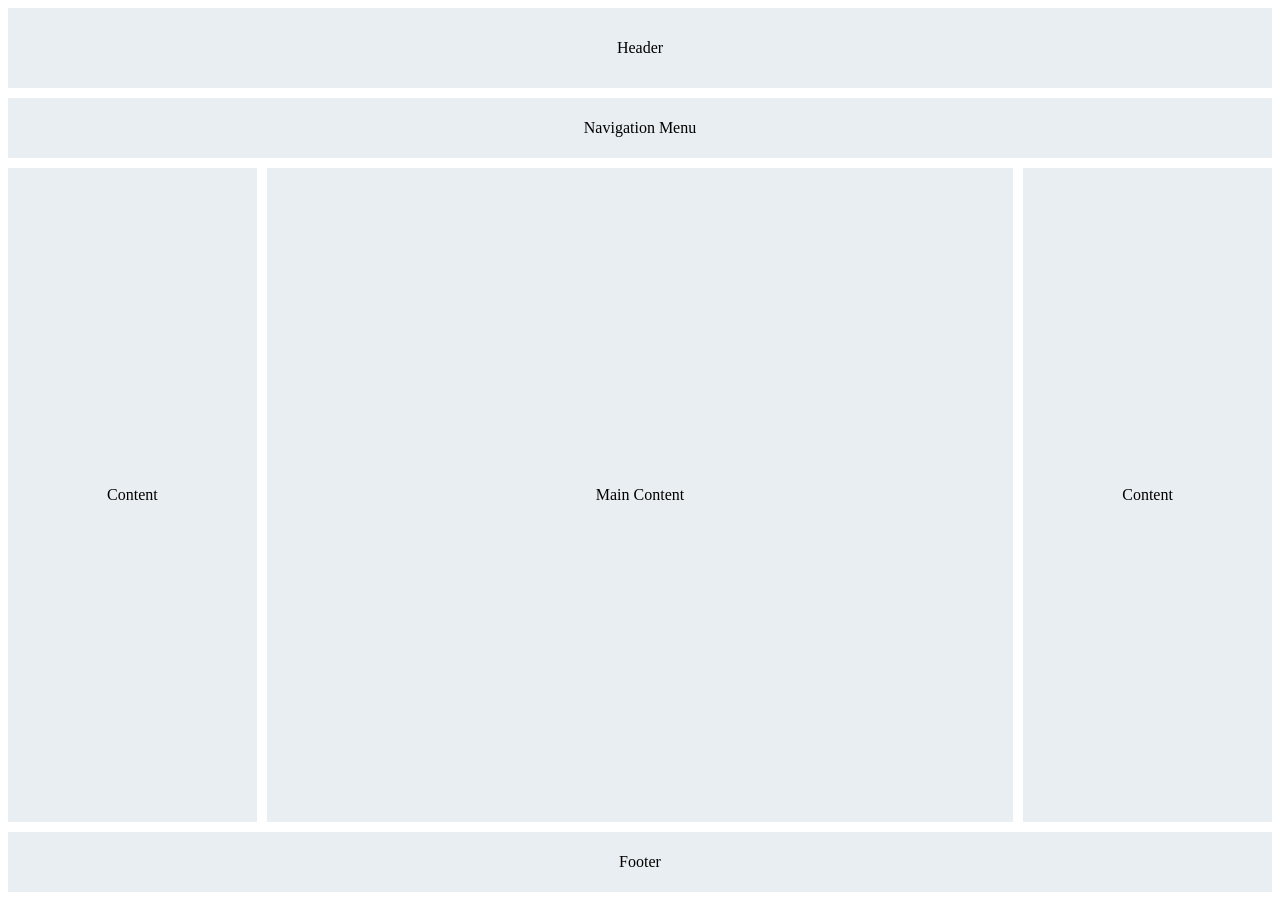
<file: Task-01/index.html>
<!DOCTYPE html>
<html lang="en">
<head>
  <meta charset="UTF-8">
  <meta name="viewport" content="width=device-width, initial-scale=1.0">
  <title>Layout</title>
  <link rel="stylesheet" href="style.css">
</head>
<body>

  <header>
    Header
  </header>

  <nav>
    Navigation Menu
  </nav>

  <aside>
    Content
  </aside>

  <main>
    Main Content
  </main>

  <aside>
    Content
  </aside>

  <footer>
    Footer
  </footer>

</body>
</html>
</file>
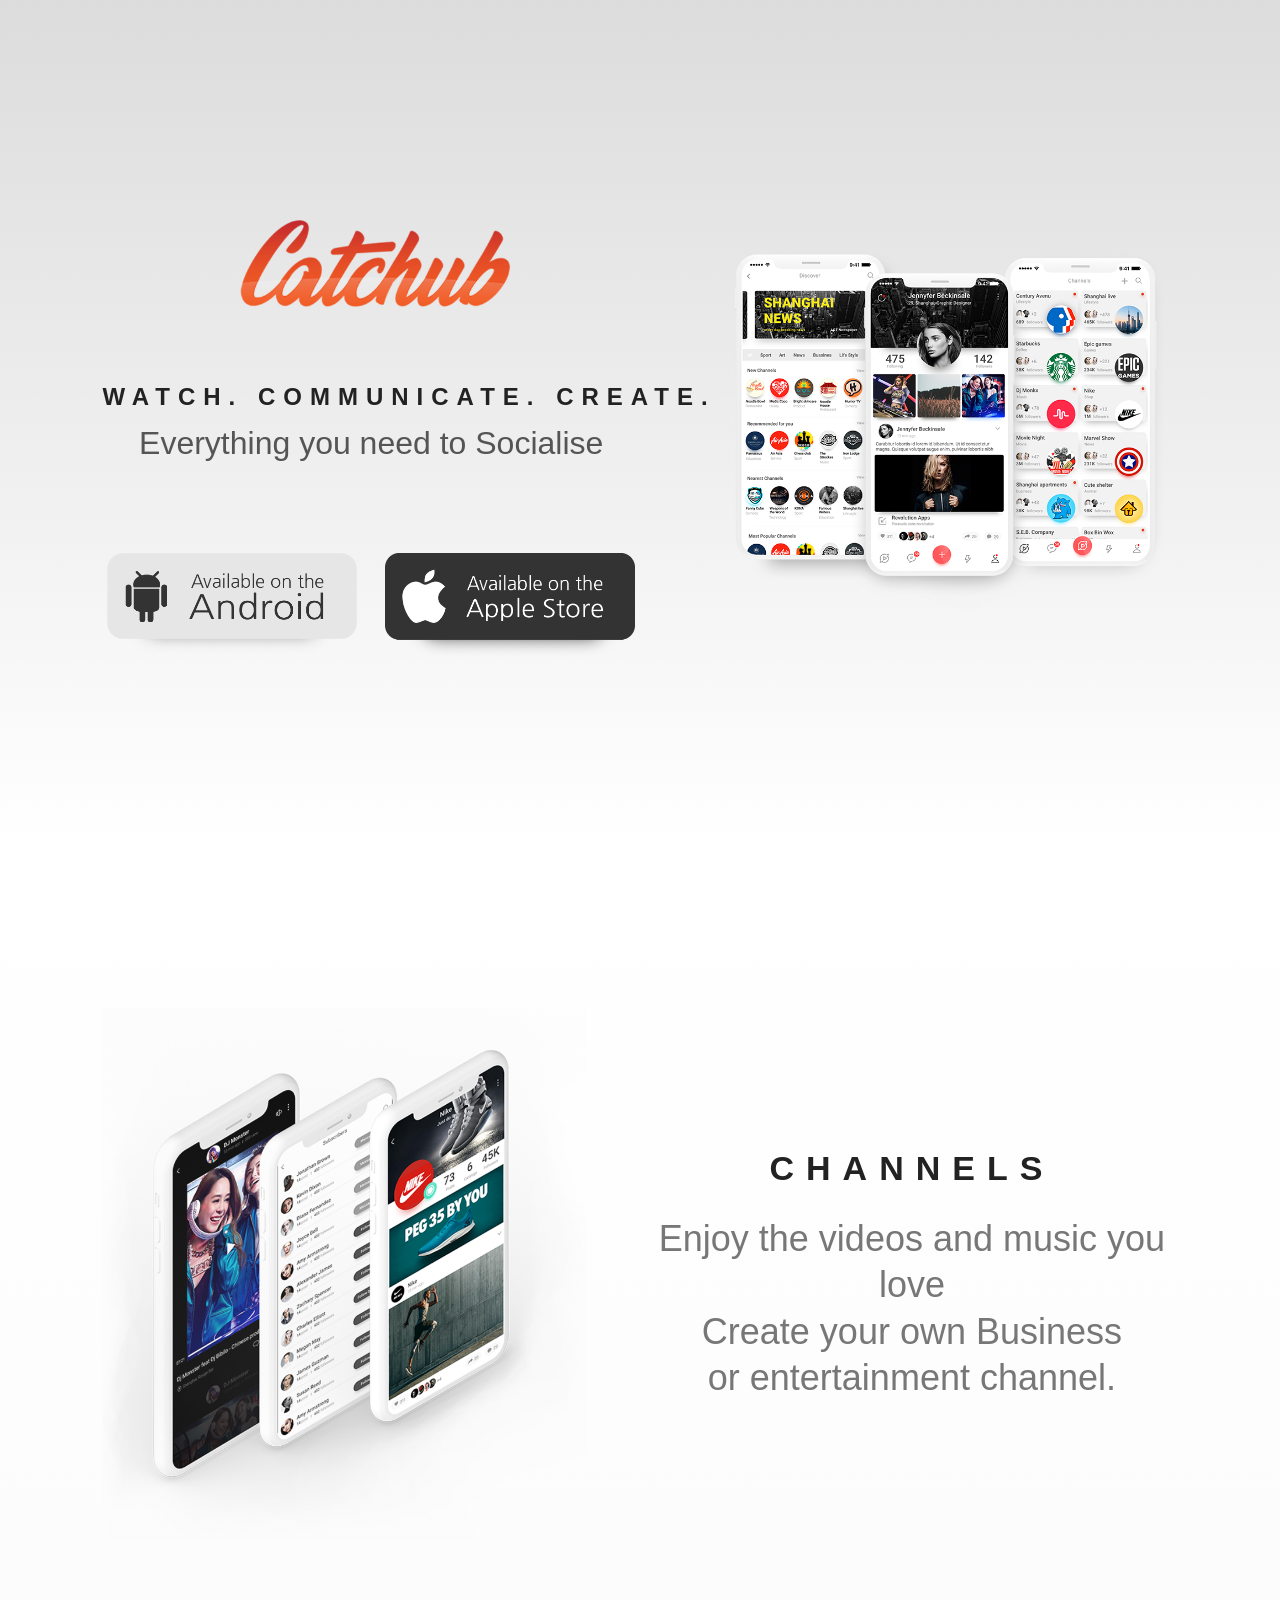
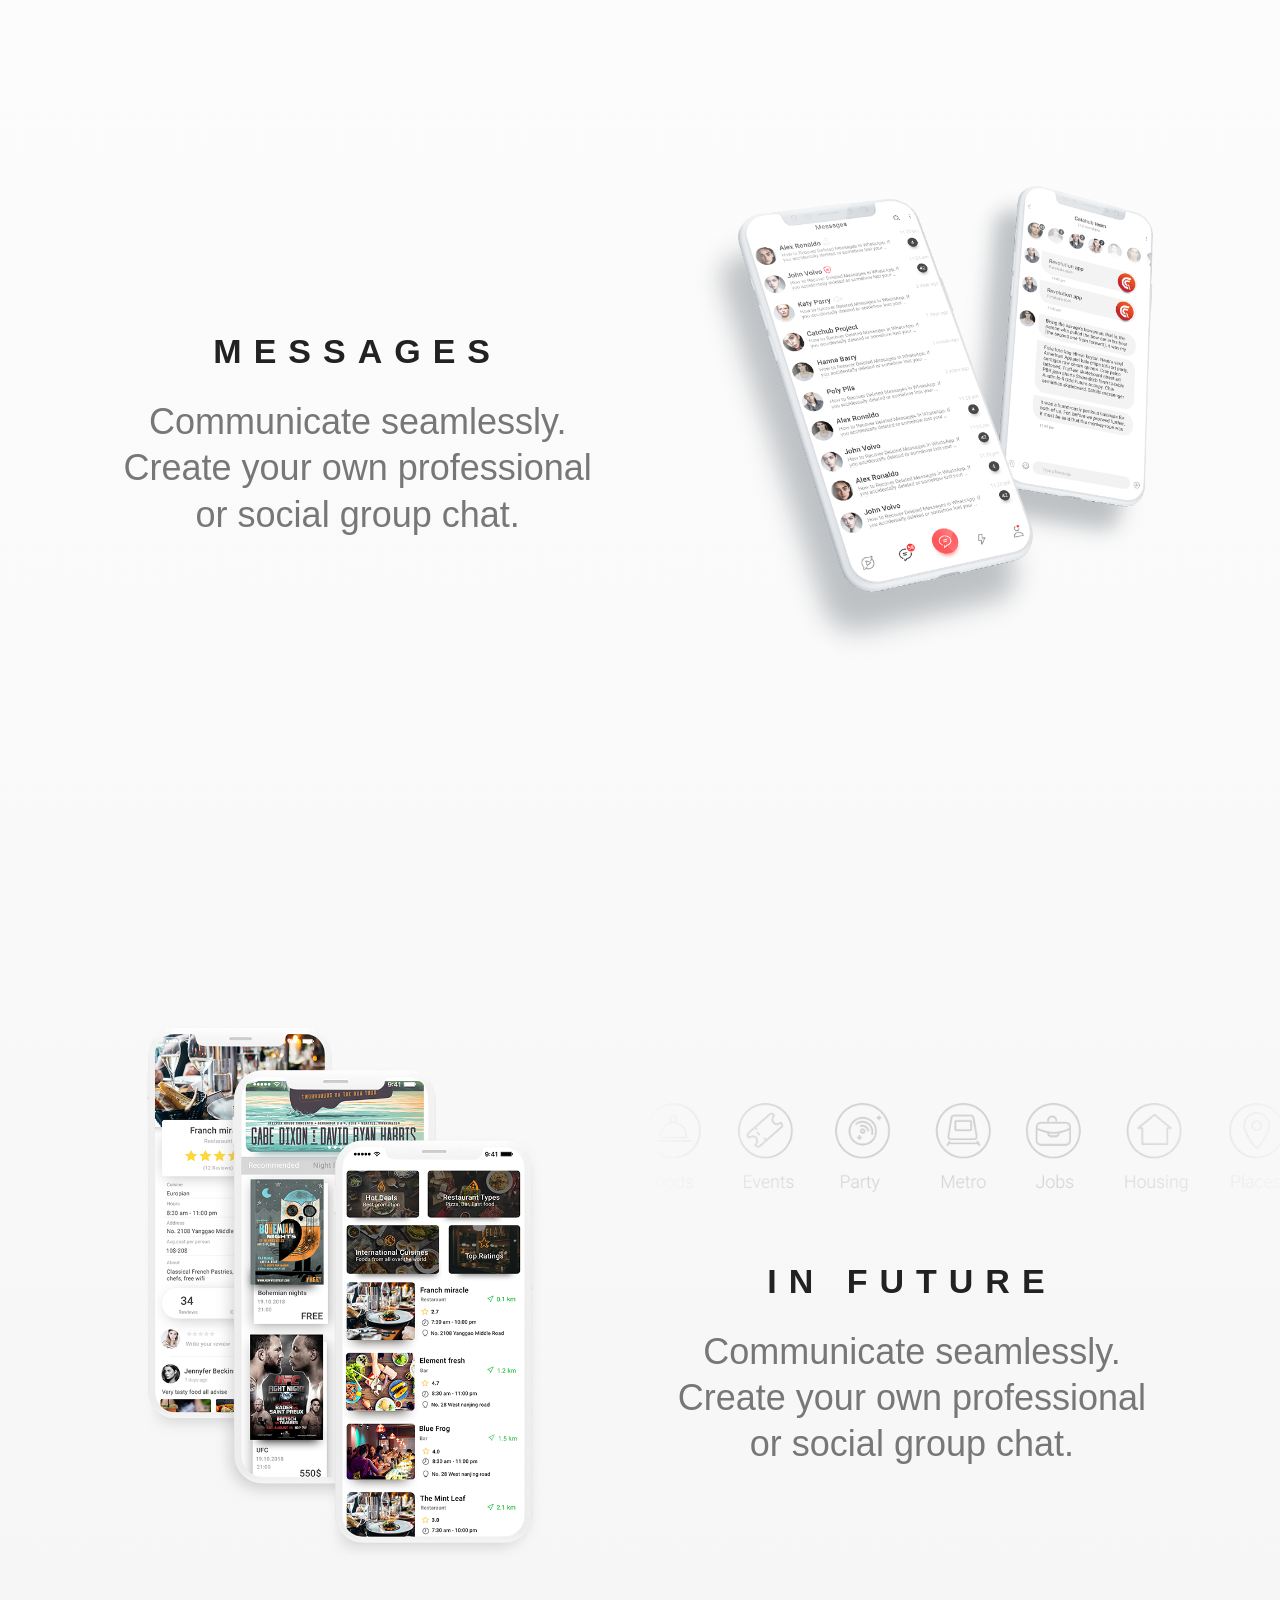
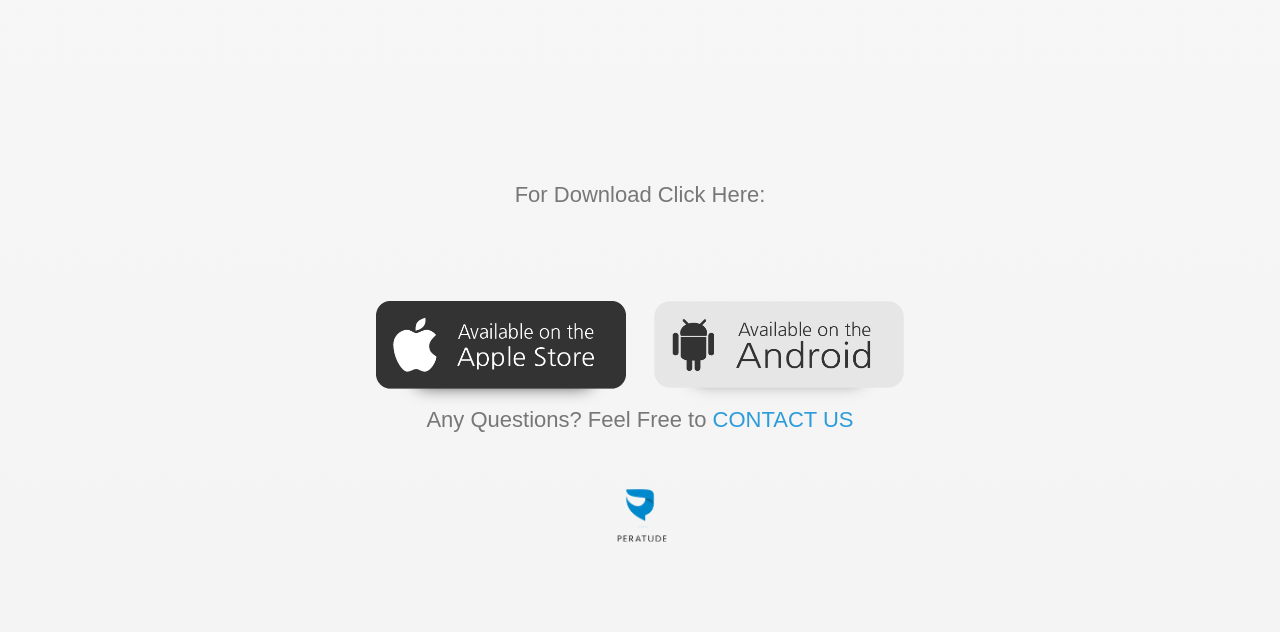
<file: Task-02/index.html>
<!DOCTYPE html>
<html lang="en">
<head>
    <meta charset="UTF-8">
    <meta name="viewport" content="width=device-width, initial-scale=1.0">
    <title>Catchub</title>
    <link rel="stylesheet" href="style.css">
    <link rel="icon" href="./Catchhub_/Catchhub/favicon.jpg">
</head>
<body>
    <section class="hero">
        <div class="text">
            <img src="./Catchhub_/Catchhub/logo.png" class="logo" alt="Catchub Logo">
            <h1>WATCH. COMMUNICATE. CREATE.</h1>
            <p>Everything you need to Socialise</p>
            <div class="button">
                <img src="./Catchhub_/Catchhub/play_store.png" alt="Play Store">
                <img src="./Catchhub_/Catchhub/app_store.png" alt="App Store">
            </div>

        </div>
        <img src="./Catchhub_/Catchhub/top_screens.png" alt="App Screens" class="screens">
    </section>
    
    <section class="section">
        <img src="./Catchhub_/Catchhub/sec_screens.png" alt="all screens" class="screens">
        <div class="content">
            <h2>CHANNELS</h2>
            <p>Enjoy the videos and music you love<br>Create your own Business<br>or entertainment channel.</p>
        </div>
    </section>

    <section class="section reverse">
        <div class="content">
            <h2>MESSAGES</h2>
            <p>Communicate seamlessly.<br>Create your own professional<br>or social group chat.</p>
        </div>
        <img src="./Catchhub_/Catchhub/thhh_screens.png" alt="Message Screens" class="screens">
    </section>

    <section class="section">
        <img src="./Catchhub_/Catchhub/for_screens.png" alt="Future Screens" class="screens">
        <div class="content">
            <img src="./Catchhub_/Catchhub/vectors.png" alt="Feature icons" class="vectors">
            <h2>IN FUTURE</h2>
            <p>Communicate seamlessly.<br>Create your own professional<br>or social group chat.</p>
        </div>
    </section>

    <footer>
        <p>For Download Click Here:</p>
        <div class="button">
            <img src="./Catchhub_/Catchhub/app_store.png" alt="App Store">
            <img src="./Catchhub_/Catchhub/play_store.png" alt="Play Store">
        </div>
        <p>Any Questions? Feel Free to <span>CONTACT US</span></p>
        <img src="./Catchhub_/Catchhub/peratude.png" class="footer-logo" alt="Preatude Logo">
    </footer>
</body>
</html>
</file>
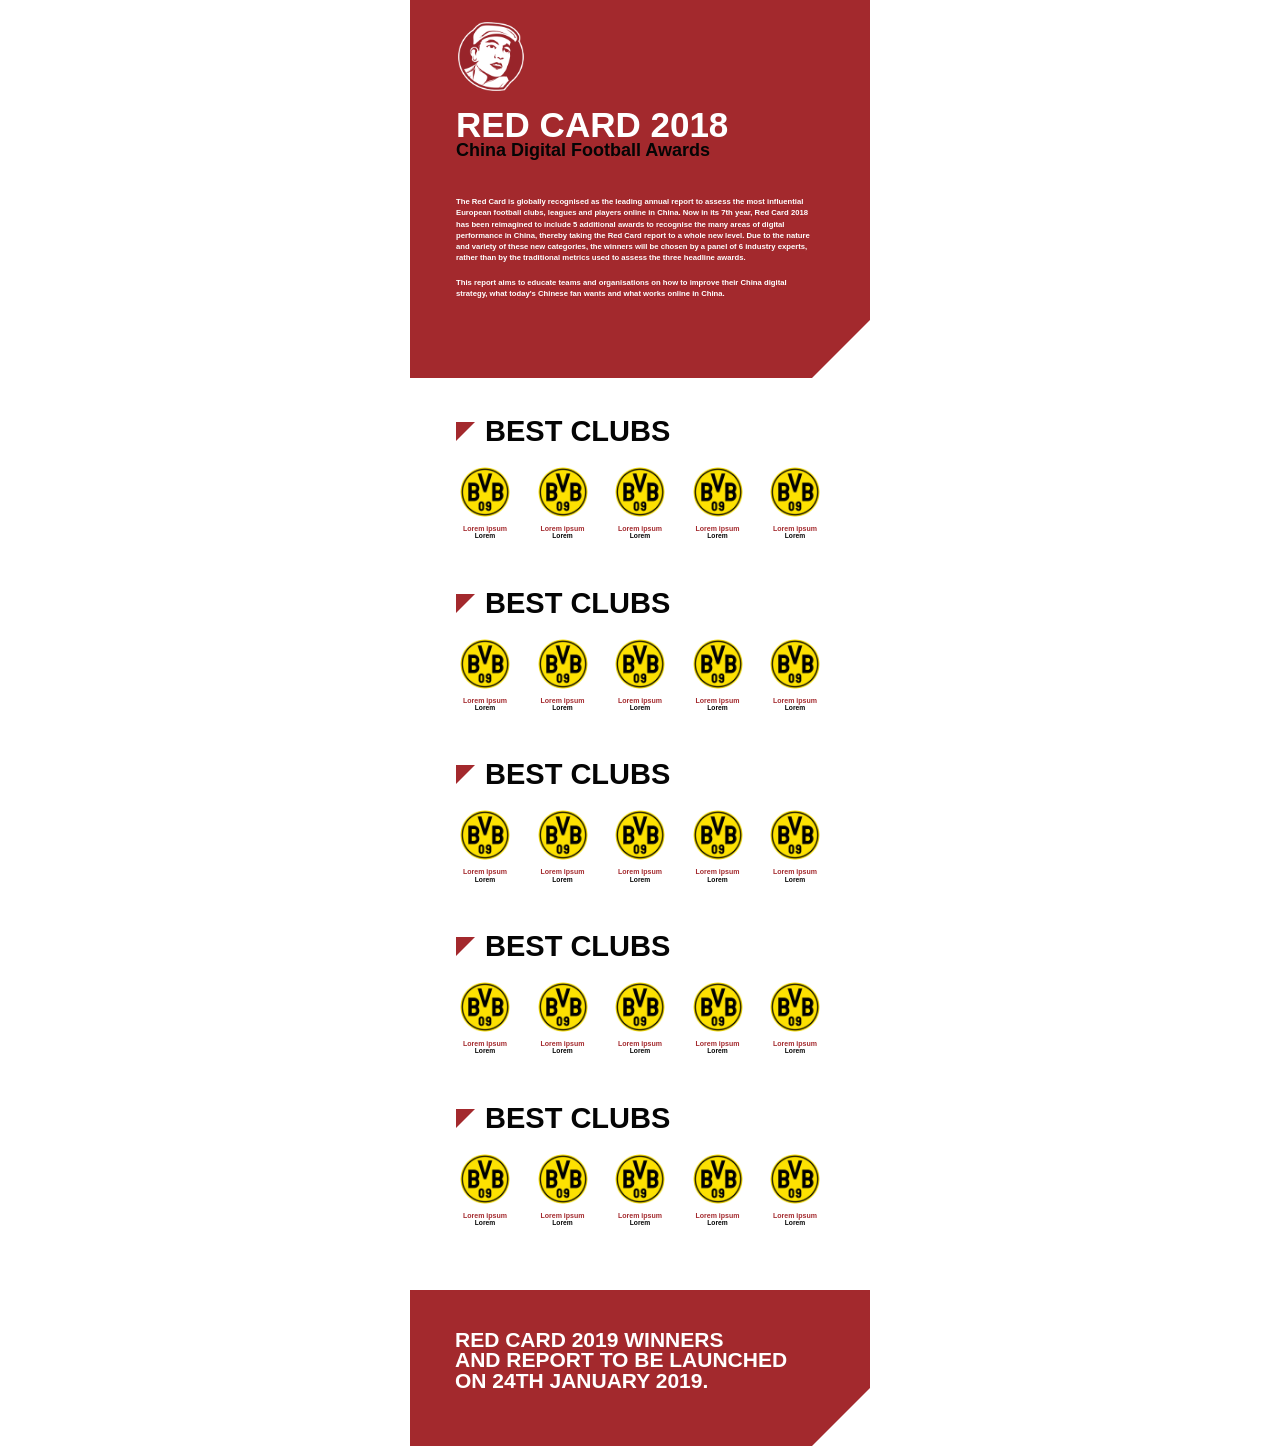
<file: Task-03/index.html>
<!DOCTYPE html>
<html lang="en">
<head>
  <meta charset="UTF-8">
  <meta name="viewport" content="width=device-width, initial-scale=1.0">
  <title>Red Card 2018</title>
  <link rel="stylesheet" href="styles.css">
</head>
<body class="awards-body">
  <main class="mobile-page">
    <section class="intro-panel red-corner">
      <img class="intro-logo" src="redCard (1)/redCard/logo.png" alt="Red Card logo">
      <h1>RED CARD 2018</h1>
      <h2>China Digital Football Awards</h2>
      <p>
        The Red Card is globally recognised as the leading annual report to assess the most influential European football clubs, leagues and players online in China. Now in its 7th year, Red Card 2018 has been reimagined to include 5 additional awards to recognise the many areas of digital performance in China, thereby taking the Red Card report to a whole new level. Due to the nature and variety of these new categories, the winners will be chosen by a panel of 6 industry experts, rather than by the traditional metrics used to assess the three headline awards.
      </p>
      <p>
        This report aims to educate teams and organisations on how to improve their China digital strategy, what today's Chinese fan wants and what works online in China.
      </p>
    </section>

    <section class="club-groups" aria-label="Award winners">
      <div class="club-group">
        <h3><span></span>BEST CLUBS</h3>
        <div class="club-row">
          <article class="club-card"><img src="redCard (1)/redCard/1.png" alt=""><strong>Lorem ipsum</strong><small>Lorem</small></article>
          <article class="club-card"><img src="redCard (1)/redCard/1.png" alt=""><strong>Lorem ipsum</strong><small>Lorem</small></article>
          <article class="club-card"><img src="redCard (1)/redCard/1.png" alt=""><strong>Lorem ipsum</strong><small>Lorem</small></article>
          <article class="club-card"><img src="redCard (1)/redCard/1.png" alt=""><strong>Lorem ipsum</strong><small>Lorem</small></article>
          <article class="club-card"><img src="redCard (1)/redCard/1.png" alt=""><strong>Lorem ipsum</strong><small>Lorem</small></article>
        </div>
      </div>

      <div class="club-group">
        <h3><span></span>BEST CLUBS</h3>
        <div class="club-row">
          <article class="club-card"><img src="redCard (1)/redCard/1.png" alt=""><strong>Lorem ipsum</strong><small>Lorem</small></article>
          <article class="club-card"><img src="redCard (1)/redCard/1.png" alt=""><strong>Lorem ipsum</strong><small>Lorem</small></article>
          <article class="club-card"><img src="redCard (1)/redCard/1.png" alt=""><strong>Lorem ipsum</strong><small>Lorem</small></article>
          <article class="club-card"><img src="redCard (1)/redCard/1.png" alt=""><strong>Lorem ipsum</strong><small>Lorem</small></article>
          <article class="club-card"><img src="redCard (1)/redCard/1.png" alt=""><strong>Lorem ipsum</strong><small>Lorem</small></article>
        </div>
      </div>

      <div class="club-group">
        <h3><span></span>BEST CLUBS</h3>
        <div class="club-row">
          <article class="club-card"><img src="redCard (1)/redCard/1.png" alt=""><strong>Lorem ipsum</strong><small>Lorem</small></article>
          <article class="club-card"><img src="redCard (1)/redCard/1.png" alt=""><strong>Lorem ipsum</strong><small>Lorem</small></article>
          <article class="club-card"><img src="redCard (1)/redCard/1.png" alt=""><strong>Lorem ipsum</strong><small>Lorem</small></article>
          <article class="club-card"><img src="redCard (1)/redCard/1.png" alt=""><strong>Lorem ipsum</strong><small>Lorem</small></article>
          <article class="club-card"><img src="redCard (1)/redCard/1.png" alt=""><strong>Lorem ipsum</strong><small>Lorem</small></article>
        </div>
      </div>

      <div class="club-group">
        <h3><span></span>BEST CLUBS</h3>
        <div class="club-row">
          <article class="club-card"><img src="redCard (1)/redCard/1.png" alt=""><strong>Lorem ipsum</strong><small>Lorem</small></article>
          <article class="club-card"><img src="redCard (1)/redCard/1.png" alt=""><strong>Lorem ipsum</strong><small>Lorem</small></article>
          <article class="club-card"><img src="redCard (1)/redCard/1.png" alt=""><strong>Lorem ipsum</strong><small>Lorem</small></article>
          <article class="club-card"><img src="redCard (1)/redCard/1.png" alt=""><strong>Lorem ipsum</strong><small>Lorem</small></article>
          <article class="club-card"><img src="redCard (1)/redCard/1.png" alt=""><strong>Lorem ipsum</strong><small>Lorem</small></article>
        </div>
      </div>

      <div class="club-group">
        <h3><span></span>BEST CLUBS</h3>
        <div class="club-row">
          <article class="club-card"><img src="redCard (1)/redCard/1.png" alt=""><strong>Lorem ipsum</strong><small>Lorem</small></article>
          <article class="club-card"><img src="redCard (1)/redCard/1.png" alt=""><strong>Lorem ipsum</strong><small>Lorem</small></article>
          <article class="club-card"><img src="redCard (1)/redCard/1.png" alt=""><strong>Lorem ipsum</strong><small>Lorem</small></article>
          <article class="club-card"><img src="redCard (1)/redCard/1.png" alt=""><strong>Lorem ipsum</strong><small>Lorem</small></article>
          <article class="club-card"><img src="redCard (1)/redCard/1.png" alt=""><strong>Lorem ipsum</strong><small>Lorem</small></article>
        </div>
      </div>
    </section>

    <footer class="launch-panel red-corner">
      <h2>RED CARD 2019 WINNERS<br>AND REPORT TO BE LAUNCHED<br>ON 24TH JANUARY 2019.</h2>
    </footer>
  </main>
</body>
</html>
</file>
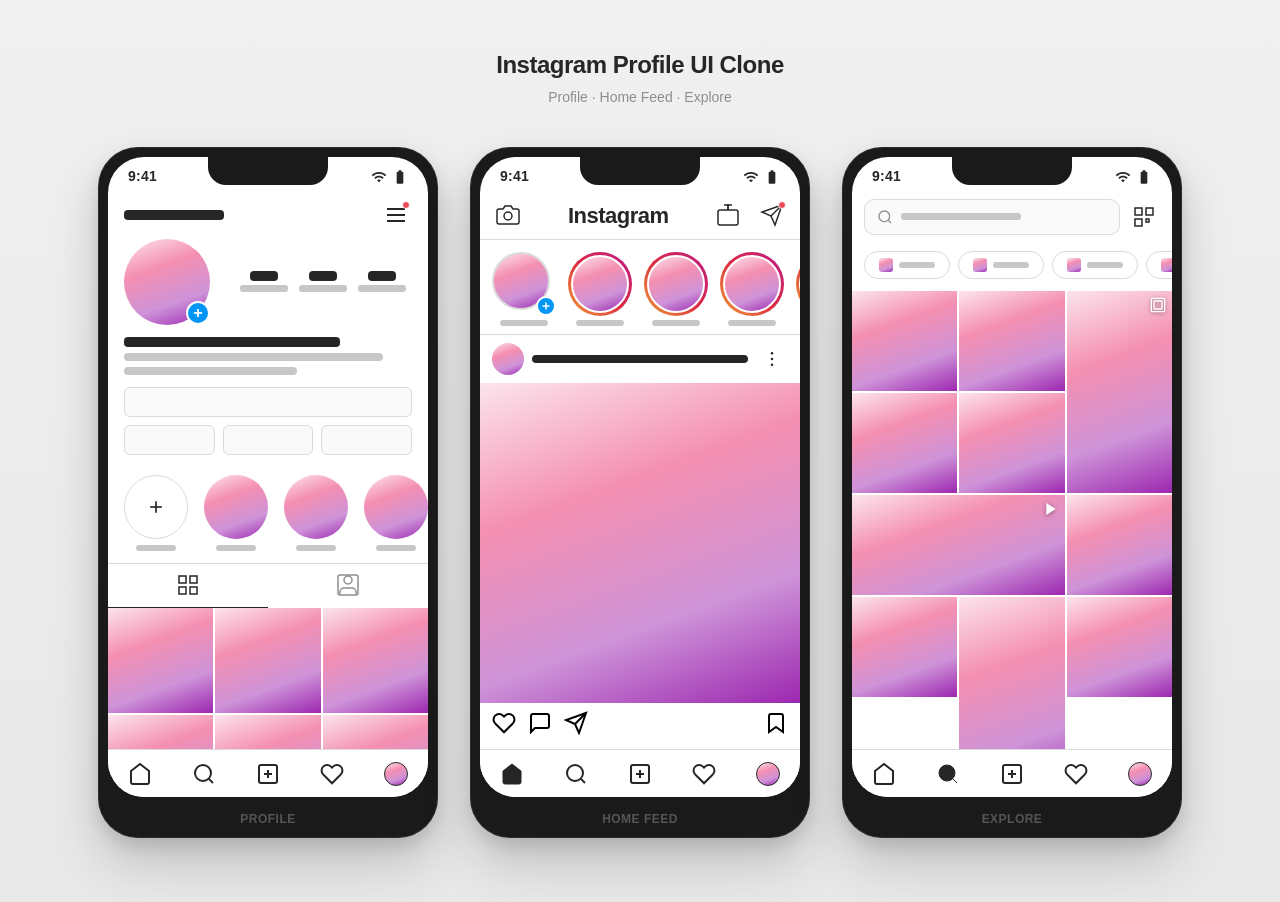
<file: Task-4/index.html>
<!DOCTYPE html>
<html lang="en">
<head>
  <meta charset="UTF-8">
  <meta name="viewport" content="width=device-width, initial-scale=1.0">
  <meta name="description" content="Instagram Profile UI Clone — Profile, Home Feed, and Explore screens">
  <title>Instagram Profile UI Clone</title>
  <link rel="stylesheet" href="css/reset.css">
  <link rel="stylesheet" href="css/variables.css">
  <link rel="stylesheet" href="css/components.css">
  <link rel="stylesheet" href="css/profile.css">
  <link rel="stylesheet" href="css/home.css">
  <link rel="stylesheet" href="css/explore.css">
</head>
<body>

  <main class="showcase">
    <header class="showcase__header">
      <h1>Instagram Profile UI Clone</h1>
      <p>Profile &middot; Home Feed &middot; Explore</p>
    </header>

    <!-- ═══════════════════ SCREEN 1: PROFILE ═══════════════════ -->
    <article class="phone" aria-label="Profile screen">
      <div class="phone__screen">
        <div class="phone__notch" aria-hidden="true"></div>

        <div class="screen">
          <!-- Status bar -->
          <div class="status-bar" role="presentation">
            <time class="status-bar__time">9:41</time>
            <div class="status-bar__icons" aria-hidden="true">
              <svg viewBox="0 0 24 24" fill="currentColor"><path d="M1 9l2 2c4.97-4.97 13.03-4.97 18 0l2-2C16.93 2.93 7.08 2.93 1 9zm8 8l3 3 3-3c-1.65-1.66-4.34-1.66-6 0zm-4-4l2 2c2.76-2.76 7.24-2.76 10 0l2-2C15.14 9.14 8.87 9.14 5 13z"/></svg>
              <svg viewBox="0 0 24 24" fill="currentColor"><path d="M15.67 4H14V2h-4v2H8.33C7.6 4 7 4.6 7 5.33v15.33C7 21.4 7.6 22 8.33 22h7.33c.74 0 1.34-.6 1.34-1.33V5.33C17 4.6 16.4 4 15.67 4z"/></svg>
            </div>
          </div>

          <div class="screen__scroll">
            <!-- Profile header -->
            <header class="profile-header">
              <div class="profile-header__username" aria-hidden="true"></div>
              <button class="icon-btn profile-header__menu" aria-label="Menu">
                <svg viewBox="0 0 24 24" fill="none" stroke="currentColor" stroke-width="2"><line x1="3" y1="6" x2="21" y2="6"/><line x1="3" y1="12" x2="21" y2="12"/><line x1="3" y1="18" x2="21" y2="18"/></svg>
                <span class="notification-dot"></span>
              </button>
            </header>

            <!-- Avatar + stats -->
            <section class="profile-info" aria-label="Profile statistics">
              <div class="profile-info__avatar-wrap">
                <div class="profile-info__avatar" role="img" aria-label="Profile picture"></div>
                <button class="profile-info__add-btn" aria-label="Add to story">
                  <svg viewBox="0 0 24 24" fill="none" stroke="currentColor" stroke-width="3"><line x1="12" y1="5" x2="12" y2="19"/><line x1="5" y1="12" x2="19" y2="12"/></svg>
                </button>
              </div>
              <div class="profile-info__stats">
                <div class="stat"><div class="stat__value"></div><div class="stat__label"></div></div>
                <div class="stat"><div class="stat__value"></div><div class="stat__label"></div></div>
                <div class="stat"><div class="stat__value"></div><div class="stat__label"></div></div>
              </div>
            </section>

            <!-- Bio -->
            <section class="profile-bio" aria-label="Bio">
              <div class="placeholder-line placeholder-line--medium placeholder-line--bold"></div>
              <div class="placeholder-line placeholder-line--long"></div>
              <div class="placeholder-line placeholder-line--short"></div>
            </section>

            <!-- Action buttons -->
            <section class="profile-actions" aria-label="Profile actions">
              <div class="profile-actions__primary"></div>
              <div class="profile-actions__row">
                <div class="profile-actions__secondary"></div>
                <div class="profile-actions__secondary"></div>
                <div class="profile-actions__secondary"></div>
              </div>
            </section>

            <!-- Story highlights -->
            <section class="highlights" aria-label="Story highlights">
              <div class="highlight">
                <div class="highlight__circle highlight__circle--new">
                  <svg viewBox="0 0 24 24" fill="none" stroke="currentColor" stroke-width="2"><line x1="12" y1="5" x2="12" y2="19"/><line x1="5" y1="12" x2="19" y2="12"/></svg>
                </div>
                <div class="highlight__label"></div>
              </div>
              <div class="highlight"><div class="highlight__circle highlight__circle--filled"></div><div class="highlight__label"></div></div>
              <div class="highlight"><div class="highlight__circle highlight__circle--filled"></div><div class="highlight__label"></div></div>
              <div class="highlight"><div class="highlight__circle highlight__circle--filled"></div><div class="highlight__label"></div></div>
              <div class="highlight"><div class="highlight__circle highlight__circle--filled"></div><div class="highlight__label"></div></div>
            </section>

            <!-- Content tabs -->
            <nav class="content-tabs" aria-label="Content type">
              <button class="content-tabs__tab content-tabs__tab--active" aria-label="Posts" aria-current="page">
                <svg viewBox="0 0 24 24" fill="none" stroke="currentColor" stroke-width="1.5"><rect x="3" y="3" width="7" height="7"/><rect x="14" y="3" width="7" height="7"/><rect x="3" y="14" width="7" height="7"/><rect x="14" y="14" width="7" height="7"/></svg>
              </button>
              <button class="content-tabs__tab" aria-label="Tagged photos">
                <svg viewBox="0 0 24 24" fill="none" stroke="currentColor" stroke-width="1.5"><path d="M20 21v-2a4 4 0 0 0-4-4H8a4 4 0 0 0-4 4v2"/><circle cx="12" cy="7" r="4"/><rect x="2" y="2" width="20" height="20" rx="2" stroke="currentColor" fill="none"/></svg>
              </button>
            </nav>

            <!-- Post grid -->
            <section class="profile-grid" aria-label="Posts">
              <div class="profile-grid__item"></div>
              <div class="profile-grid__item"></div>
              <div class="profile-grid__item"></div>
              <div class="profile-grid__item"></div>
              <div class="profile-grid__item"></div>
              <div class="profile-grid__item"></div>
              <div class="profile-grid__item"></div>
              <div class="profile-grid__item"></div>
              <div class="profile-grid__item"></div>
            </section>
          </div>

          <!-- Bottom nav -->
          <nav class="bottom-nav screen__fixed-bottom" aria-label="Main navigation">
            <a class="bottom-nav__item" href="#" aria-label="Home">
              <svg viewBox="0 0 24 24" fill="none" stroke="currentColor" stroke-width="2"><path d="M3 9l9-7 9 7v11a2 2 0 0 1-2 2H5a2 2 0 0 1-2-2z"/></svg>
            </a>
            <a class="bottom-nav__item" href="#" aria-label="Search">
              <svg viewBox="0 0 24 24" fill="none" stroke="currentColor" stroke-width="2"><circle cx="11" cy="11" r="8"/><line x1="21" y1="21" x2="16.65" y2="16.65"/></svg>
            </a>
            <a class="bottom-nav__item" href="#" aria-label="Create">
              <svg viewBox="0 0 24 24" fill="none" stroke="currentColor" stroke-width="2"><rect x="3" y="3" width="18" height="18" rx="2"/><line x1="12" y1="8" x2="12" y2="16"/><line x1="8" y1="12" x2="16" y2="12"/></svg>
            </a>
            <a class="bottom-nav__item" href="#" aria-label="Activity">
              <svg viewBox="0 0 24 24" fill="none" stroke="currentColor" stroke-width="2"><path d="M20.84 4.61a5.5 5.5 0 0 0-7.78 0L12 5.67l-1.06-1.06a5.5 5.5 0 0 0-7.78 7.78l1.06 1.06L12 21.23l7.78-7.78 1.06-1.06a5.5 5.5 0 0 0 0-7.78z"/></svg>
            </a>
            <a class="bottom-nav__item bottom-nav__item--active" href="#" aria-label="Profile" aria-current="page">
              <div class="bottom-nav__avatar"></div>
            </a>
          </nav>
        </div>
      </div>
      <p class="phone__label">Profile</p>
    </article>

    <!-- ═══════════════════ SCREEN 2: HOME FEED ═══════════════════ -->
    <article class="phone" aria-label="Home feed screen">
      <div class="phone__screen">
        <div class="phone__notch" aria-hidden="true"></div>

        <div class="screen">
          <div class="status-bar" role="presentation">
            <time class="status-bar__time">9:41</time>
            <div class="status-bar__icons" aria-hidden="true">
              <svg viewBox="0 0 24 24" fill="currentColor"><path d="M1 9l2 2c4.97-4.97 13.03-4.97 18 0l2-2C16.93 2.93 7.08 2.93 1 9zm8 8l3 3 3-3c-1.65-1.66-4.34-1.66-6 0zm-4-4l2 2c2.76-2.76 7.24-2.76 10 0l2-2C15.14 9.14 8.87 9.14 5 13z"/></svg>
              <svg viewBox="0 0 24 24" fill="currentColor"><path d="M15.67 4H14V2h-4v2H8.33C7.6 4 7 4.6 7 5.33v15.33C7 21.4 7.6 22 8.33 22h7.33c.74 0 1.34-.6 1.34-1.33V5.33C17 4.6 16.4 4 15.67 4z"/></svg>
            </div>
          </div>

          <header class="feed-header">
            <button class="feed-header__camera icon-btn" aria-label="Camera">
              <svg viewBox="0 0 24 24" fill="none" stroke="currentColor" stroke-width="1.5"><path d="M23 19a2 2 0 0 1-2 2H3a2 2 0 0 1-2-2V8a2 2 0 0 1 2-2h4l2-3h6l2 3h4a2 2 0 0 1 2 2z"/><circle cx="12" cy="13" r="4"/></svg>
            </button>
            <svg class="feed-header__logo" viewBox="0 0 100 28" aria-label="Instagram">
              <text x="0" y="22" font-family="-apple-system, BlinkMacSystemFont, Segoe UI, Roboto, Helvetica, Arial, sans-serif" font-size="22" font-weight="600" fill="#262626" letter-spacing="-0.5">Instagram</text>
            </svg>
            <div class="feed-header__actions">
              <button class="icon-btn" aria-label="IGTV">
                <svg viewBox="0 0 24 24" fill="none" stroke="currentColor" stroke-width="1.5"><rect x="2" y="7" width="20" height="15" rx="2"/><polyline points="12 7 12 2 8 2"/><polyline points="12 7 12 2 16 2"/></svg>
              </button>
              <button class="icon-btn" aria-label="Direct messages">
                <svg viewBox="0 0 24 24" fill="none" stroke="currentColor" stroke-width="1.5"><line x1="22" y1="2" x2="11" y2="13"/><polygon points="22 2 15 22 11 13 2 9 22 2"/></svg>
                <span class="notification-dot"></span>
              </button>
            </div>
          </header>

          <div class="screen__scroll">
            <!-- Stories -->
            <section class="stories" aria-label="Stories">
              <div class="story">
                <div class="story__avatar story__avatar--own">
                  <div class="story-ring__inner"></div>
                  <span class="story__add"><svg viewBox="0 0 24 24" fill="none" stroke="currentColor" stroke-width="3"><line x1="12" y1="5" x2="12" y2="19"/><line x1="5" y1="12" x2="19" y2="12"/></svg></span>
                </div>
                <div class="story__label"></div>
              </div>
              <div class="story">
                <div class="story__avatar story-ring"><div class="story-ring__inner story-ring__inner--gradient"></div></div>
                <div class="story__label"></div>
              </div>
              <div class="story">
                <div class="story__avatar story-ring"><div class="story-ring__inner story-ring__inner--gradient"></div></div>
                <div class="story__label"></div>
              </div>
              <div class="story">
                <div class="story__avatar story-ring"><div class="story-ring__inner story-ring__inner--gradient"></div></div>
                <div class="story__label"></div>
              </div>
              <div class="story">
                <div class="story__avatar story-ring"><div class="story-ring__inner story-ring__inner--gradient"></div></div>
                <div class="story__label"></div>
              </div>
            </section>

            <!-- Feed post -->
            <article class="feed-post" aria-label="Post">
              <header class="post-header">
                <div class="post-header__avatar"></div>
                <div class="post-header__username"></div>
                <button class="post-header__menu icon-btn" aria-label="More options">
                  <svg viewBox="0 0 24 24" fill="currentColor"><circle cx="12" cy="5" r="1.5"/><circle cx="12" cy="12" r="1.5"/><circle cx="12" cy="19" r="1.5"/></svg>
                </button>
              </header>

              <div class="post-image" role="img" aria-label="Post image"></div>

              <div class="post-actions">
                <div class="post-actions__left">
                  <button aria-label="Like"><svg viewBox="0 0 24 24" fill="none" stroke="currentColor" stroke-width="2"><path d="M20.84 4.61a5.5 5.5 0 0 0-7.78 0L12 5.67l-1.06-1.06a5.5 5.5 0 0 0-7.78 7.78l1.06 1.06L12 21.23l7.78-7.78 1.06-1.06a5.5 5.5 0 0 0 0-7.78z"/></svg></button>
                  <button aria-label="Comment"><svg viewBox="0 0 24 24" fill="none" stroke="currentColor" stroke-width="2"><path d="M21 15a2 2 0 0 1-2 2H7l-4 4V5a2 2 0 0 1 2-2h14a2 2 0 0 1 2 2z"/></svg></button>
                  <button aria-label="Share"><svg viewBox="0 0 24 24" fill="none" stroke="currentColor" stroke-width="2"><line x1="22" y1="2" x2="11" y2="13"/><polygon points="22 2 15 22 11 13 2 9 22 2"/></svg></button>
                </div>
                <button class="post-actions__right" aria-label="Save"><svg viewBox="0 0 24 24" fill="none" stroke="currentColor" stroke-width="2"><path d="M19 21l-7-5-7 5V5a2 2 0 0 1 2-2h10a2 2 0 0 1 2 2z"/></svg></button>
              </div>

              <div class="post-caption">
                <div class="placeholder-line placeholder-line--medium placeholder-line--bold"></div>
                <div class="placeholder-line placeholder-line--long"></div>
                <div class="placeholder-line placeholder-line--short"></div>
              </div>

              <section class="post-comments" aria-label="Comments">
                <div class="comment">
                  <div class="comment__avatar"></div>
                  <div class="comment__text">
                    <div class="placeholder-line placeholder-line--long"></div>
                    <div class="placeholder-line placeholder-line--medium"></div>
                  </div>
                </div>
                <div class="comment">
                  <div class="comment__avatar"></div>
                  <div class="comment__text">
                    <div class="placeholder-line placeholder-line--long"></div>
                  </div>
                </div>
              </section>
            </article>
          </div>

          <nav class="bottom-nav screen__fixed-bottom" aria-label="Main navigation">
            <a class="bottom-nav__item bottom-nav__item--active" href="#" aria-label="Home" aria-current="page">
              <svg viewBox="0 0 24 24" fill="currentColor" stroke="currentColor" stroke-width="1"><path d="M3 9l9-7 9 7v11a2 2 0 0 1-2 2H5a2 2 0 0 1-2-2z"/></svg>
            </a>
            <a class="bottom-nav__item" href="#" aria-label="Search">
              <svg viewBox="0 0 24 24" fill="none" stroke="currentColor" stroke-width="2"><circle cx="11" cy="11" r="8"/><line x1="21" y1="21" x2="16.65" y2="16.65"/></svg>
            </a>
            <a class="bottom-nav__item" href="#" aria-label="Create">
              <svg viewBox="0 0 24 24" fill="none" stroke="currentColor" stroke-width="2"><rect x="3" y="3" width="18" height="18" rx="2"/><line x1="12" y1="8" x2="12" y2="16"/><line x1="8" y1="12" x2="16" y2="12"/></svg>
            </a>
            <a class="bottom-nav__item" href="#" aria-label="Activity">
              <svg viewBox="0 0 24 24" fill="none" stroke="currentColor" stroke-width="2"><path d="M20.84 4.61a5.5 5.5 0 0 0-7.78 0L12 5.67l-1.06-1.06a5.5 5.5 0 0 0-7.78 7.78l1.06 1.06L12 21.23l7.78-7.78 1.06-1.06a5.5 5.5 0 0 0 0-7.78z"/></svg>
            </a>
            <a class="bottom-nav__item" href="#" aria-label="Profile">
              <div class="bottom-nav__avatar"></div>
            </a>
          </nav>
        </div>
      </div>
      <p class="phone__label">Home Feed</p>
    </article>

    <!-- ═══════════════════ SCREEN 3: EXPLORE ═══════════════════ -->
    <article class="phone" aria-label="Explore screen">
      <div class="phone__screen">
        <div class="phone__notch" aria-hidden="true"></div>

        <div class="screen">
          <div class="status-bar" role="presentation">
            <time class="status-bar__time">9:41</time>
            <div class="status-bar__icons" aria-hidden="true">
              <svg viewBox="0 0 24 24" fill="currentColor"><path d="M1 9l2 2c4.97-4.97 13.03-4.97 18 0l2-2C16.93 2.93 7.08 2.93 1 9zm8 8l3 3 3-3c-1.65-1.66-4.34-1.66-6 0zm-4-4l2 2c2.76-2.76 7.24-2.76 10 0l2-2C15.14 9.14 8.87 9.14 5 13z"/></svg>
              <svg viewBox="0 0 24 24" fill="currentColor"><path d="M15.67 4H14V2h-4v2H8.33C7.6 4 7 4.6 7 5.33v15.33C7 21.4 7.6 22 8.33 22h7.33c.74 0 1.34-.6 1.34-1.33V5.33C17 4.6 16.4 4 15.67 4z"/></svg>
            </div>
          </div>

          <div class="screen__scroll">
            <!-- Search bar -->
            <section class="explore-search" aria-label="Search">
              <div class="explore-search__bar">
                <svg viewBox="0 0 24 24" fill="none" stroke="currentColor" stroke-width="2"><circle cx="11" cy="11" r="8"/><line x1="21" y1="21" x2="16.65" y2="16.65"/></svg>
                <div class="explore-search__placeholder"></div>
              </div>
              <button class="icon-btn explore-search__scan" aria-label="Scan QR code">
                <svg viewBox="0 0 24 24" fill="none" stroke="currentColor" stroke-width="1.5"><rect x="3" y="3" width="7" height="7"/><rect x="14" y="3" width="7" height="7"/><rect x="3" y="14" width="7" height="7"/><rect x="14" y="14" width="3" height="3"/><line x1="21" y1="14" x2="21" y2="14.01"/><line x1="21" y1="21" x2="21" y2="21.01"/><line x1="14" y1="21" x2="14" y2="21.01"/></svg>
              </button>
            </section>

            <!-- Category pills -->
            <section class="categories" aria-label="Categories">
              <div class="pill"><span class="pill__icon"></span><span class="pill__line"></span></div>
              <div class="pill"><span class="pill__icon"></span><span class="pill__line"></span></div>
              <div class="pill"><span class="pill__icon"></span><span class="pill__line"></span></div>
              <div class="pill"><span class="pill__icon"></span><span class="pill__line"></span></div>
              <div class="pill"><span class="pill__icon"></span><span class="pill__line"></span></div>
            </section>

            <!-- Explore grid (masonry via CSS Grid) -->
            <section class="explore-grid" aria-label="Explore content">
              <div class="explore-grid__item"></div>
              <div class="explore-grid__item"></div>
              <div class="explore-grid__item explore-grid__item--tall">
                <span class="explore-grid__badge" aria-hidden="true">
                  <svg viewBox="0 0 24 24" fill="currentColor"><rect x="2" y="2" width="20" height="20" rx="2" fill="none" stroke="currentColor" stroke-width="2"/><rect x="6" y="6" width="12" height="12" rx="1" fill="none" stroke="currentColor" stroke-width="2"/></svg>
                </span>
              </div>
              <div class="explore-grid__item"></div>
              <div class="explore-grid__item"></div>
              <div class="explore-grid__item explore-grid__item--wide">
                <span class="explore-grid__badge" aria-hidden="true">
                  <svg viewBox="0 0 24 24" fill="currentColor"><polygon points="5 3 19 12 5 21 5 3"/></svg>
                </span>
              </div>
              <div class="explore-grid__item"></div>
              <div class="explore-grid__item"></div>
              <div class="explore-grid__item explore-grid__item--tall"></div>
              <div class="explore-grid__item"></div>
              <div class="explore-grid__item explore-grid__item--wide"></div>
              <div class="explore-grid__item"></div>
              <div class="explore-grid__item"></div>
              <div class="explore-grid__item"></div>
              <div class="explore-grid__item"></div>
            </section>
          </div>

          <nav class="bottom-nav screen__fixed-bottom" aria-label="Main navigation">
            <a class="bottom-nav__item" href="#" aria-label="Home">
              <svg viewBox="0 0 24 24" fill="none" stroke="currentColor" stroke-width="2"><path d="M3 9l9-7 9 7v11a2 2 0 0 1-2 2H5a2 2 0 0 1-2-2z"/></svg>
            </a>
            <a class="bottom-nav__item bottom-nav__item--active" href="#" aria-label="Search" aria-current="page">
              <svg viewBox="0 0 24 24" fill="currentColor" stroke="currentColor" stroke-width="1"><circle cx="11" cy="11" r="8"/><line x1="21" y1="21" x2="16.65" y2="16.65"/></svg>
            </a>
            <a class="bottom-nav__item" href="#" aria-label="Create">
              <svg viewBox="0 0 24 24" fill="none" stroke="currentColor" stroke-width="2"><rect x="3" y="3" width="18" height="18" rx="2"/><line x1="12" y1="8" x2="12" y2="16"/><line x1="8" y1="12" x2="16" y2="12"/></svg>
            </a>
            <a class="bottom-nav__item" href="#" aria-label="Activity">
              <svg viewBox="0 0 24 24" fill="none" stroke="currentColor" stroke-width="2"><path d="M20.84 4.61a5.5 5.5 0 0 0-7.78 0L12 5.67l-1.06-1.06a5.5 5.5 0 0 0-7.78 7.78l1.06 1.06L12 21.23l7.78-7.78 1.06-1.06a5.5 5.5 0 0 0 0-7.78z"/></svg>
            </a>
            <a class="bottom-nav__item" href="#" aria-label="Profile">
              <div class="bottom-nav__avatar"></div>
            </a>
          </nav>
        </div>
      </div>
      <p class="phone__label">Explore</p>
    </article>

  </main>

</body>
</html>
</file>
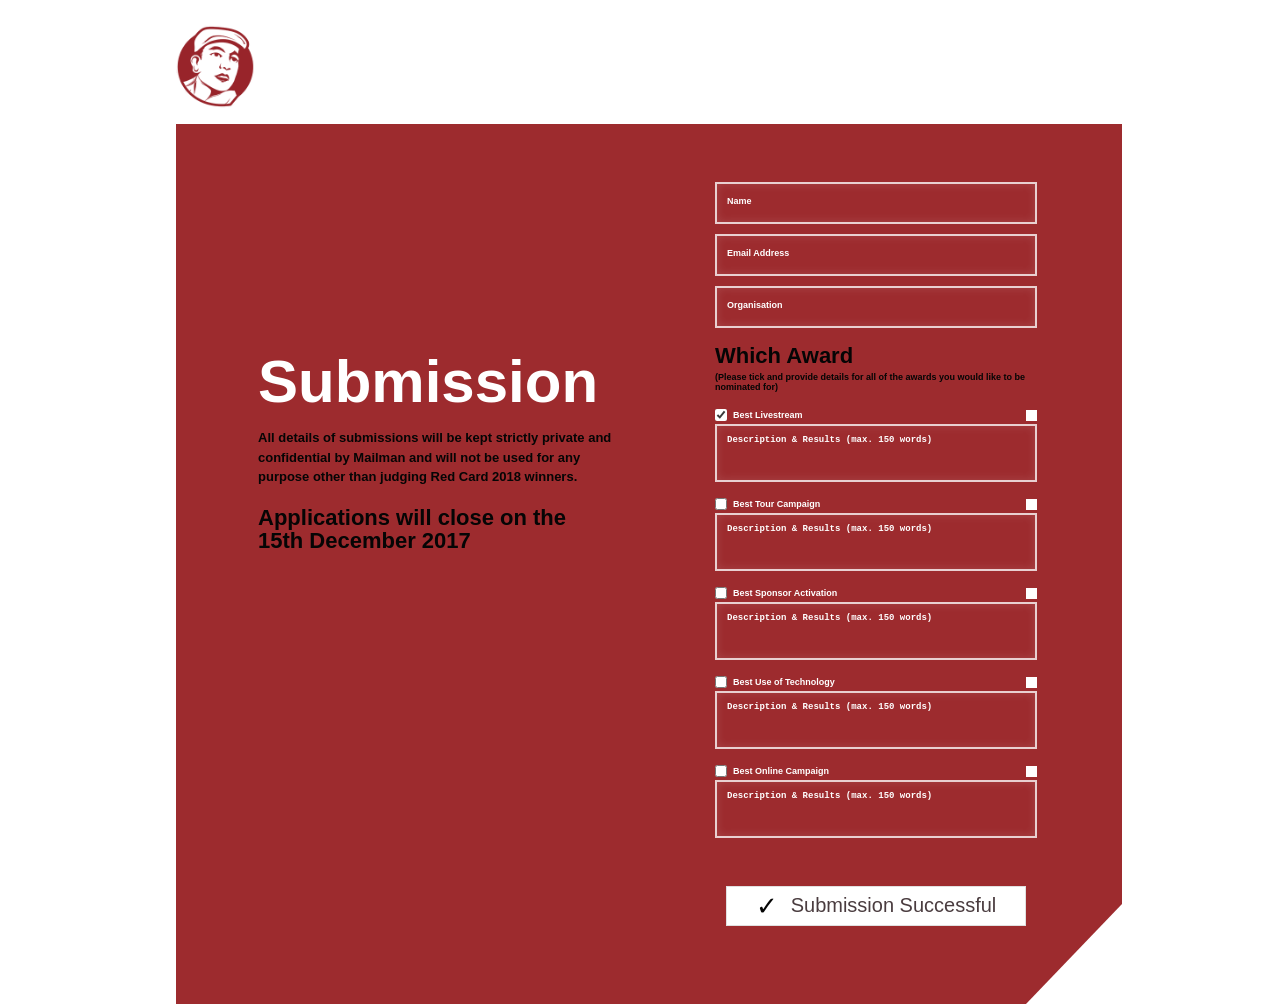
<file: Task-03/submission.html>
<!DOCTYPE html>
<html lang="en">
<head>
  <meta charset="UTF-8">
  <meta name="viewport" content="width=device-width, initial-scale=1.0">
  <title>Red Card Submission</title>
  <link rel="stylesheet" href="styles.css">
</head>
<body class="submission-body">
  <main class="submission-page">
    <header class="submission-header">
      <img src="redCard (1)/redCard/logo.png" alt="Red Card logo">
    </header>

    <section class="submission-panel">
      <div class="submission-copy">
        <h1>Submission</h1>
        <p>All details of submissions will be kept strictly private and confidential by Mailman and will not be used for any purpose other than judging Red Card 2018 winners.</p>
        <h2>Applications will close on the<br>15th December 2017</h2>
      </div>

      <form class="submission-form">
        <label class="form-field">
          <span>Name</span>
          <input type="text" name="name">
        </label>
        <label class="form-field">
          <span>Email Address</span>
          <input type="email" name="email">
        </label>
        <label class="form-field">
          <span>Organisation</span>
          <input type="text" name="organisation">
        </label>

        <div class="award-heading">
          <h2>Which Award</h2>
          <p>(Please tick and provide details for all of the awards you would like to be nominated for)</p>
        </div>

        <div class="award-option">
          <label class="check-line"><input type="checkbox" checked> <span>Best Livestream</span></label>
          <span class="tiny-box"></span>
          <textarea aria-label="Best Livestream description">Description &amp; Results (max. 150 words)</textarea>
        </div>
        <div class="award-option">
          <label class="check-line"><input type="checkbox"> <span>Best Tour Campaign</span></label>
          <span class="tiny-box"></span>
          <textarea aria-label="Best Tour Campaign description">Description &amp; Results (max. 150 words)</textarea>
        </div>
        <div class="award-option">
          <label class="check-line"><input type="checkbox"> <span>Best Sponsor Activation</span></label>
          <span class="tiny-box"></span>
          <textarea aria-label="Best Sponsor Activation description">Description &amp; Results (max. 150 words)</textarea>
        </div>
        <div class="award-option">
          <label class="check-line"><input type="checkbox"> <span>Best Use of Technology</span></label>
          <span class="tiny-box"></span>
          <textarea aria-label="Best Use of Technology description">Description &amp; Results (max. 150 words)</textarea>
        </div>
        <div class="award-option">
          <label class="check-line"><input type="checkbox"> <span>Best Online Campaign</span></label>
          <span class="tiny-box"></span>
          <textarea aria-label="Best Online Campaign description">Description &amp; Results (max. 150 words)</textarea>
        </div>

        <button type="submit" class="success-button"><span>&#10003;</span>Submission Successful</button>
      </form>
    </section>
  </main>
</body>
</html>
</file>
<file: Task-01/style.css>
* {
  box-sizing: border-box;
}

body {
  margin: 0;
  padding: 8px;
  min-height: 100vh;
  display: grid;
  grid-template-columns: 1fr 3fr 1fr;
  grid-template-rows: 80px 60px 1fr 60px;
  gap: 10px;
  font-family: "Times New Roman", serif;
}

header,
nav,
aside,
main,
footer {
  background-color: #e9eef2;
  display: flex;
  align-items: center;
  justify-content: center;
  font-size: 16px;
}

header {
  grid-column: 1 / 4;
}

nav {
  grid-column: 1 / 4;
}

footer {
  grid-column: 1 / 4;
}
</file>
<file: Task-02/style.css>
* {
    box-sizing: border-box;
}

body {
    margin: 0;
    font-family: "Segoe UI", Arial, Helvetica, sans-serif;
    background: linear-gradient(#dcdcdc 0%, #ffffff 22%, #f4f4f4 100%);
    color: #333;
}

.hero,
.section {
    min-height: 850px;
    display: flex;
    align-items: center;
    justify-content: space-around;
    padding: 40px 8%;
    gap: 60px;
    text-align: center;
}

.text {
    width: 760px;
    max-width: 50%;
}

.logo {
    width: 330px;
    max-width: 100%;
    margin-bottom: 35px;
}

h1 {
    font-size: 24px;
    letter-spacing: 8px;
    white-space: nowrap;
    margin: 0 0 12px;
    color: #222;
}

h2 {
    font-size: 34px;
    letter-spacing: 12px;
    margin: 0 0 28px;
    color: #222;
}

p {
    margin: 0;
    font-size: 36px;
    font-weight: 300;
    line-height: 1.28;
    color: #777;
    text-align: center;
}

.hero p {
    font-size: 32px;
    font-weight: 300;
    line-height: 1.25;
    color: #555;
}

.button {
    display: flex;
    justify-content: center;
    gap: 28px;
    margin-top: 90px;
}

.button img {
    width: 250px;
    height: auto;
}

.screens {
    max-width: 45%;
    height: auto;
}

.content {
    max-width: 700px;
    text-align: center;
}

.reverse {
    min-height: 760px;
}

.reverse .content {
    transform: translateY(-45px);
}

.reverse .screens {
    max-width: 43%;
    transform: translateY(-65px);
}

.vectors {
    width: 760px;
    max-width: 120%;
    height: auto;
    opacity: 1;
    display: block;
    margin: 0 auto 70px;
}

footer {
    text-align: center;
    padding: 70px 20px;
}

footer p {
    font-size: 22px;
    line-height: 1.4;
}

footer span {
    color: #2d9cdb;
}

.footer-logo {
    width: 80px;
    margin-top: 40px;
}

@media (max-width: 768px) {
    .hero,
    .section,
    .section.reverse {
        flex-direction: column;
        min-height: auto;
        padding: 50px 24px;
        gap: 35px;
    }

    .text {
        max-width: 100%;
        width: 100%;
    }

    .reverse .content,
    .reverse .screens {
        transform: none;
    }

    .screens,
    .reverse .screens {
        max-width: 90%;
    }

    .logo {
        width: 260px;
        margin-bottom: 25px;
    }

    h1 {
        white-space: normal;
        font-size: 18px;
        letter-spacing: 5px;
        line-height: 1.6;
    }

    h2 {
        font-size: 20px;
        letter-spacing: 6px;
    }

    p {
        font-size: 20px;
        line-height: 1.35;
    }

    .hero p {
        font-size: 22px;
        line-height: 1.35;
        max-width: 320px;
        margin: 0 auto;
    }

    .button {
        margin-top: 35px;
        gap: 16px;
    }

    .button img {
        width: 130px;
    }

    .vectors {
        width: 360px;
        max-width: 90%;
        opacity: 1;
        margin-bottom: 35px;
    }

    footer {
        padding: 50px 20px;
    }

    footer p {
        font-size: 18px;
    }

    .footer-logo {
        width: 70px;
    }
}
</file>
<file: Task-03/styles.css>
:root {
  --red: #a3292d;
  --deep-red: #9d2b2e;
  --black: #050505;
  --muted: #322123;
  --white: #ffffff;
}

* {
  box-sizing: border-box;
}

html,
body {
  margin: 0;
  min-height: 100%;
}

body {
  background: var(--white);
  color: var(--black);
  font-family: Arial, Helvetica, sans-serif;
}

.submission-body {
  background: var(--white);
  overflow-x: hidden;
}

.red-corner {
  position: relative;
  overflow: hidden;
}

.red-corner::after {
  border-bottom: 58px solid var(--white);
  border-left: 58px solid transparent;
  bottom: 0;
  content: "";
  height: 0;
  position: absolute;
  right: 0;
  width: 0;
}

.mobile-page {
  background: var(--white);
  margin: 0 auto;
  max-width: 460px;
  min-height: 100vh;
}

.intro-panel {
  background: var(--red);
  color: var(--white);
  display: flex;
  flex-direction: column;
  min-height: 378px;
  padding: 22px 46px 32px;
}

.intro-logo {
  height: 69px;
  margin: 0 0 17px 2px;
  width: 66px;
}

.intro-panel h1,
.intro-panel h2,
.intro-panel p,
.launch-panel h2,
.club-group h3,
.club-card strong,
.club-card small,
.submission-copy h1,
.submission-copy h2,
.award-heading h2 {
  margin: 0;
}

.intro-panel h1 {
  font-size: 35px;
  font-weight: 900;
  letter-spacing: 0;
  line-height: .95;
}

.intro-panel h2 {
  color: #050505;
  font-size: 18px;
  font-weight: 900;
  line-height: 1;
  margin-bottom: 37px;
}

.intro-panel p {
  font-size: 7.7px;
  font-weight: 800;
  line-height: 1.45;
  margin-bottom: 14px;
  max-width: 360px;
}

.club-groups {
  display: flex;
  flex-direction: column;
  gap: 49px;
  padding: 39px 46px 63px;
}

.club-group {
  display: flex;
  flex-direction: column;
  gap: 21px;
}

.club-group h3 {
  align-items: center;
  display: flex;
  font-size: 29px;
  font-weight: 900;
  line-height: 1;
}

.club-group h3 span {
  border-bottom: 19px solid var(--red);
  border-left: 19px solid transparent;
  display: inline-block;
  height: 0;
  margin-right: 10px;
  transform: rotate(180deg);
  width: 0;
}

.club-row {
  align-items: flex-start;
  display: flex;
  justify-content: space-between;
  gap: 10px;
}

.club-card {
  align-items: center;
  display: flex;
  flex: 0 0 58px;
  flex-direction: column;
  text-align: center;
}

.club-card img {
  display: block;
  height: 50px;
  margin-bottom: 8px;
  object-fit: contain;
  width: 50px;
}

.club-card strong {
  color: var(--red);
  font-size: 7px;
  font-weight: 900;
  line-height: 1.05;
}

.club-card small {
  color: var(--black);
  font-size: 6.7px;
  font-weight: 900;
  line-height: 1.1;
}

.launch-panel {
  align-items: center;
  background: var(--red);
  color: var(--white);
  display: flex;
  min-height: 156px;
  padding: 30px 45px 44px;
}

.launch-panel h2 {
  font-size: 21px;
  font-weight: 900;
  line-height: .98;
}

.submission-page {
  background: var(--white);
  margin: 0 auto;
  max-width: 964px;
  min-height: 1004px;
}

.submission-header {
  align-items: flex-start;
  background: var(--white);
  display: flex;
  height: 124px;
  padding: 25px 0 0 18px;
}

.submission-header img {
  height: 83px;
  width: 79px;
}

.submission-panel {
  background: var(--deep-red);
  color: var(--white);
  display: flex;
  gap: 74px;
  height: 880px;
  margin-left: 18px;
  overflow: hidden;
  padding: 58px 85px 78px 82px;
  position: relative;
  width: calc(100% - 18px);
  justify-content: flex-start;
}

.submission-panel::after {
  background: var(--white);
  bottom: 0;
  clip-path: polygon(100% 0, 100% 100%, 0 100%);
  content: "";
  height: 100px;
  position: absolute;
  right: 0;
  width: 96px;
}

.submission-copy {
  color: var(--black);
  display: flex;
  flex: 1 1 384px;
  flex-direction: column;
  padding-top: 171px;
}

.submission-copy h1 {
  color: var(--white);
  font-size: 60px;
  font-weight: 900;
  line-height: .95;
  margin-bottom: 18px;
}

.submission-copy p {
  font-size: 13px;
  font-weight: 700;
  line-height: 1.5;
  margin: 0 0 19px;
  max-width: 370px;
}

.submission-copy h2 {
  font-size: 22px;
  font-weight: 900;
  line-height: 1.08;
}

.submission-form {
  color: var(--white);
  display: flex;
  flex: 0 0 322px;
  flex-direction: column;
  gap: 10px;
  position: relative;
  z-index: 1;
}

.submission-form label {
  display: flex;
  flex-direction: column;
}

.form-field span,
.award-heading p,
.check-line span,
.submission-form textarea {
  font-size: 9px;
  font-weight: 700;
}

.form-field {
  position: relative;
}

.form-field span {
  color: var(--white);
  left: 12px;
  line-height: 1;
  position: absolute;
  top: 15px;
  z-index: 2;
}

.submission-form input[type="text"],
.submission-form input[type="email"] {
  background: transparent;
  border: 2px solid rgba(255, 255, 255, .78);
  box-shadow: inset 0 0 10px rgba(255, 255, 255, .12);
  color: var(--white);
  height: 42px;
  outline: none;
  padding: 10px;
  width: 100%;
}

.award-heading {
  color: var(--black);
  display: flex;
  flex-direction: column;
  padding-top: 7px;
}

.award-heading h2 {
  font-size: 22px;
  font-weight: 900;
  line-height: 1;
}

.award-heading p {
  line-height: 1.1;
  margin: 6px 0 4px;
}

.award-option {
  display: flex;
  flex-wrap: wrap;
  position: relative;
}

.award-option + .award-option {
  margin-top: 4px;
}

.check-line {
  align-items: center;
  color: var(--white);
  display: flex !important;
  flex: 1 1 auto;
  flex-direction: row !important;
  gap: 6px;
  min-height: 17px;
}

.check-line input {
  accent-color: var(--white);
  height: 12px;
  margin: 0;
  width: 12px;
}

.check-line span {
  margin: 0 !important;
}

.tiny-box {
  align-self: center;
  background: var(--white);
  border: 1px solid rgba(255, 255, 255, .65);
  display: block;
  height: 11px;
  margin-right: auto;
  width: 11px;
}

.submission-form textarea {
  background: transparent;
  border: 2px solid rgba(255, 255, 255, .78);
  box-shadow: inset 0 0 10px rgba(255, 255, 255, .12);
  color: var(--white);
  height: 58px;
  line-height: 1;
  outline: none;
  overflow: hidden;
  padding: 10px;
  resize: none;
  width: 100%;
}

.success-button {
  align-items: center;
  align-self: center;
  background: var(--white);
  border: 1px solid rgba(0, 0, 0, .12);
  color: #4a3c3f;
  display: flex;
  font-size: 20px;
  gap: 13px;
  height: 40px;
  justify-content: center;
  margin-top: 38px;
  min-width: 300px;
}

.success-button span {
  color: var(--black);
  font-size: 26px;
  line-height: 1;
}

@media (max-width: 760px) {
  .submission-page {
    max-width: 460px;
  }

  .submission-header {
    height: 90px;
  }

  .submission-panel {
    flex-direction: column;
    gap: 32px;
    height: auto;
    margin-left: 0;
    min-height: 0;
    padding: 72px 34px 80px;
    width: 100%;
  }

  .submission-copy {
    flex-basis: auto;
    padding-top: 0;
  }

  .submission-copy h1 {
    font-size: 48px;
  }

  .submission-form {
    flex: 1 1 auto;
    width: 100%;
  }
}
</file>
<file: Task-4/css/variables.css>
:root {
  --color-bg: #ffffff;
  --color-bg-secondary: #fafafa;
  --color-border: #dbdbdb;
  --color-text: #262626;
  --color-text-secondary: #8e8e8e;
  --color-text-muted: #c7c7c7;
  --color-accent: #0095f6;
  --color-notification: #ed4956;
  --color-icon: #262626;

  --gradient-post: linear-gradient(135deg, #f09433 0%, #e6683c 25%, #dc2743 50%, #cc2366 75%, #bc1888 100%);
  --gradient-placeholder: linear-gradient(160deg, #fce4ec 0%, #f48fb1 35%, #ce93d8 70%, #9c27b0 100%);
  --gradient-story-ring: linear-gradient(45deg, #f09433, #e6683c, #dc2743, #cc2366, #bc1888);

  --phone-width: 320px;
  --phone-height: 640px;
  --phone-radius: 36px;
  --phone-bezel: 10px;

  --font-xs: 0.625rem;
  --font-sm: 0.75rem;
  --font-base: 0.8125rem;
  --font-md: 0.875rem;

  --spacing-xs: 4px;
  --spacing-sm: 8px;
  --spacing-md: 12px;
  --spacing-lg: 16px;
  --spacing-xl: 24px;
}
</file>
<file: Task-4/css/components.css>
/* ── Showcase layout (3 phones side by side) ── */
.showcase {
  display: flex;
  flex-wrap: wrap;
  justify-content: center;
  align-items: flex-start;
  gap: 32px;
  padding: 48px 24px 64px;
  min-height: 100vh;
  background: linear-gradient(180deg, #f0f0f0 0%, #e8e8e8 100%);
}

.showcase__header {
  flex: 0 0 100%;
  text-align: center;
  margin-bottom: 8px;
}

.showcase__header h1 {
  font-size: 1.5rem;
  font-weight: 600;
  color: var(--color-text);
  letter-spacing: -0.02em;
}

.showcase__header p {
  margin-top: 6px;
  font-size: var(--font-md);
  color: var(--color-text-secondary);
}

/* ── Phone frame ── */
.phone {
  display: flex;
  flex-direction: column;
  width: calc(var(--phone-width) + var(--phone-bezel) * 2);
  background: #1a1a1a;
  border-radius: calc(var(--phone-radius) + 4px);
  padding: var(--phone-bezel);
  box-shadow:
    0 24px 48px rgba(0, 0, 0, 0.18),
    0 8px 16px rgba(0, 0, 0, 0.1),
    inset 0 0 0 1px rgba(255, 255, 255, 0.08);
}

.phone__screen {
  display: flex;
  flex-direction: column;
  width: var(--phone-width);
  height: var(--phone-height);
  background: var(--color-bg);
  border-radius: var(--phone-radius);
  overflow: hidden;
  position: relative;
}

.phone__notch {
  position: absolute;
  top: 0;
  left: 50%;
  transform: translateX(-50%);
  width: 120px;
  height: 28px;
  background: #1a1a1a;
  border-radius: 0 0 18px 18px;
  z-index: 100;
}

.phone__label {
  text-align: center;
  margin-top: 14px;
  font-size: var(--font-sm);
  font-weight: 600;
  color: #555;
  letter-spacing: 0.04em;
  text-transform: uppercase;
}

/* ── Screen body (scrollable content area) ── */
.screen {
  display: flex;
  flex-direction: column;
  flex: 1;
  min-height: 0;
  overflow: hidden;
}

.screen__scroll {
  flex: 1;
  overflow-y: auto;
  overflow-x: hidden;
  scrollbar-width: none;
}

.screen__scroll::-webkit-scrollbar {
  display: none;
}

.screen__fixed-bottom {
  flex-shrink: 0;
}

/* ── Status bar ── */
.status-bar {
  display: flex;
  justify-content: space-between;
  align-items: center;
  padding: 10px 20px 4px;
  font-size: var(--font-sm);
  font-weight: 600;
  flex-shrink: 0;
  z-index: 10;
}

.status-bar__time {
  font-size: var(--font-md);
  font-weight: 600;
  letter-spacing: 0.02em;
}

.status-bar__icons {
  display: flex;
  align-items: center;
  gap: 5px;
}

.status-bar__icons svg {
  width: 16px;
  height: 16px;
}

/* ── Bottom navigation ── */
.bottom-nav {
  display: flex;
  justify-content: space-around;
  align-items: center;
  height: 48px;
  border-top: 1px solid var(--color-border);
  background: var(--color-bg);
  flex-shrink: 0;
}

.bottom-nav__item {
  display: flex;
  align-items: center;
  justify-content: center;
  width: 44px;
  height: 44px;
  color: var(--color-icon);
}

.bottom-nav__item--active {
  color: var(--color-text);
}

.bottom-nav__item svg {
  width: 24px;
  height: 24px;
}

.bottom-nav__avatar {
  width: 24px;
  height: 24px;
  border-radius: 50%;
  border: 1.5px solid var(--color-text);
  background: var(--gradient-placeholder);
}

/* ── Shared utility classes ── */
.placeholder-line {
  height: 8px;
  border-radius: 4px;
  background: var(--color-text-muted);
}

.placeholder-line--short {
  width: 60%;
}

.placeholder-line--medium {
  width: 75%;
}

.placeholder-line--long {
  width: 90%;
}

.placeholder-line--bold {
  height: 10px;
  background: var(--color-text);
}

.gradient-box {
  background: var(--gradient-placeholder);
}

.gradient-box--story {
  background: var(--gradient-placeholder);
}

/* ── Story ring ── */
.story-ring {
  display: flex;
  align-items: center;
  justify-content: center;
  border-radius: 50%;
  padding: 2px;
  background: var(--gradient-story-ring);
}

.story-ring__inner {
  border-radius: 50%;
  border: 2px solid var(--color-bg);
  overflow: hidden;
}

.story-ring__inner--gradient {
  background: var(--gradient-placeholder);
}

/* ── Icon button with notification dot ── */
.icon-btn {
  position: relative;
  display: flex;
  align-items: center;
  justify-content: center;
  width: 32px;
  height: 32px;
  color: var(--color-icon);
}

.icon-btn svg {
  width: 24px;
  height: 24px;
}

.notification-dot {
  position: absolute;
  top: 2px;
  right: 2px;
  width: 8px;
  height: 8px;
  border-radius: 50%;
  background: var(--color-notification);
  border: 1.5px solid var(--color-bg);
}

/* ── Post interaction bar ── */
.post-actions {
  display: flex;
  justify-content: space-between;
  align-items: center;
  padding: var(--spacing-sm) var(--spacing-md);
}

.post-actions__left {
  display: flex;
  align-items: center;
  gap: var(--spacing-md);
}

.post-actions__left svg,
.post-actions__right svg {
  width: 24px;
  height: 24px;
}

/* ── Pill / tag buttons ── */
.pill {
  display: inline-flex;
  align-items: center;
  gap: 6px;
  padding: 6px 14px;
  border: 1px solid var(--color-border);
  border-radius: 20px;
  font-size: var(--font-sm);
  font-weight: 500;
  white-space: nowrap;
  flex-shrink: 0;
}

.pill__icon {
  width: 14px;
  height: 14px;
  border-radius: 3px;
  background: var(--gradient-placeholder);
}

.pill__line {
  width: 36px;
  height: 6px;
  border-radius: 3px;
  background: var(--color-text-muted);
}
</file>
<file: Task-4/css/profile.css>
/* ── Profile screen ── */

.profile-header {
  display: flex;
  justify-content: space-between;
  align-items: center;
  padding: var(--spacing-sm) var(--spacing-lg);
}

.profile-header__username {
  width: 100px;
  height: 10px;
  border-radius: 4px;
  background: var(--color-text);
}

.profile-header__menu {
  position: relative;
}

/* ── Profile info (avatar + stats) ── */
.profile-info {
  display: flex;
  align-items: center;
  gap: var(--spacing-xl);
  padding: 0 var(--spacing-lg) var(--spacing-md);
}

.profile-info__avatar-wrap {
  position: relative;
  flex-shrink: 0;
}

.profile-info__avatar {
  width: 86px;
  height: 86px;
  border-radius: 50%;
  background: var(--gradient-placeholder);
}

.profile-info__add-btn {
  position: absolute;
  bottom: 0;
  right: 0;
  display: flex;
  align-items: center;
  justify-content: center;
  width: 24px;
  height: 24px;
  border-radius: 50%;
  background: var(--color-accent);
  border: 2px solid var(--color-bg);
  color: #fff;
}

.profile-info__add-btn svg {
  width: 14px;
  height: 14px;
}

.profile-info__stats {
  display: flex;
  flex: 1;
  justify-content: space-around;
}

.stat {
  display: flex;
  flex-direction: column;
  align-items: center;
  gap: 4px;
}

.stat__value {
  width: 28px;
  height: 10px;
  border-radius: 4px;
  background: var(--color-text);
}

.stat__label {
  width: 48px;
  height: 7px;
  border-radius: 3px;
  background: var(--color-text-muted);
}

/* ── Bio ── */
.profile-bio {
  display: flex;
  flex-direction: column;
  gap: 6px;
  padding: 0 var(--spacing-lg) var(--spacing-md);
}

/* ── Action buttons ── */
.profile-actions {
  display: flex;
  flex-direction: column;
  gap: var(--spacing-sm);
  padding: 0 var(--spacing-lg) var(--spacing-md);
}

.profile-actions__primary {
  width: 100%;
  height: 30px;
  border-radius: 6px;
  background: var(--color-bg-secondary);
  border: 1px solid var(--color-border);
}

.profile-actions__row {
  display: flex;
  gap: var(--spacing-sm);
}

.profile-actions__secondary {
  flex: 1;
  height: 30px;
  border-radius: 6px;
  background: var(--color-bg-secondary);
  border: 1px solid var(--color-border);
}

/* ── Highlights ── */
.highlights {
  display: flex;
  gap: var(--spacing-lg);
  padding: var(--spacing-sm) var(--spacing-lg) var(--spacing-md);
  overflow-x: auto;
  scrollbar-width: none;
}

.highlights::-webkit-scrollbar {
  display: none;
}

.highlight {
  display: flex;
  flex-direction: column;
  align-items: center;
  gap: 6px;
  flex-shrink: 0;
}

.highlight__circle {
  width: 64px;
  height: 64px;
  border-radius: 50%;
  border: 1px solid var(--color-border);
  display: flex;
  align-items: center;
  justify-content: center;
  color: var(--color-text);
}

.highlight__circle--new svg {
  width: 20px;
  height: 20px;
}

.highlight__circle--filled {
  background: var(--gradient-placeholder);
  border: none;
}

.highlight__label {
  width: 40px;
  height: 6px;
  border-radius: 3px;
  background: var(--color-text-muted);
}

/* ── Content tabs ── */
.content-tabs {
  display: flex;
  border-top: 1px solid var(--color-border);
}

.content-tabs__tab {
  flex: 1;
  display: flex;
  align-items: center;
  justify-content: center;
  height: 44px;
  color: var(--color-text-secondary);
  border-bottom: 1px solid transparent;
}

.content-tabs__tab--active {
  color: var(--color-text);
  border-bottom-color: var(--color-text);
}

.content-tabs__tab svg {
  width: 24px;
  height: 24px;
}

/* ── Profile post grid (CSS Grid) ── */
.profile-grid {
  display: grid;
  grid-template-columns: repeat(3, 1fr);
  gap: 2px;
}

.profile-grid__item {
  aspect-ratio: 1;
  background: var(--gradient-placeholder);
}
</file>
<file: Task-4/css/home.css>
/* ── Home / Feed screen ── */

.feed-header {
  display: flex;
  justify-content: space-between;
  align-items: center;
  padding: var(--spacing-sm) var(--spacing-md);
  border-bottom: 1px solid var(--color-border);
}

.feed-header__camera svg {
  width: 24px;
  height: 24px;
}

.feed-header__logo {
  width: 100px;
  height: 28px;
}

.feed-header__actions {
  display: flex;
  align-items: center;
  gap: var(--spacing-md);
}

/* ── Stories row ── */
.stories {
  display: flex;
  gap: var(--spacing-md);
  padding: var(--spacing-md) var(--spacing-md) var(--spacing-sm);
  overflow-x: auto;
  scrollbar-width: none;
  border-bottom: 1px solid var(--color-border);
}

.stories::-webkit-scrollbar {
  display: none;
}

.story {
  display: flex;
  flex-direction: column;
  align-items: center;
  gap: 4px;
  flex-shrink: 0;
}

.story__avatar {
  width: 64px;
  height: 64px;
}

.story__avatar .story-ring__inner {
  width: 58px;
  height: 58px;
}

.story__avatar--own {
  position: relative;
}

.story__avatar--own .story-ring__inner {
  width: 58px;
  height: 58px;
  border: 2px solid var(--color-border);
  background: var(--gradient-placeholder);
}

.story__add {
  position: absolute;
  bottom: 0;
  right: 0;
  display: flex;
  align-items: center;
  justify-content: center;
  width: 20px;
  height: 20px;
  border-radius: 50%;
  background: var(--color-accent);
  border: 2px solid var(--color-bg);
  color: #fff;
}

.story__add svg {
  width: 12px;
  height: 12px;
}

.story__label {
  width: 48px;
  height: 6px;
  border-radius: 3px;
  background: var(--color-text-muted);
}

/* ── Feed post ── */
.feed-post {
  border-bottom: 1px solid var(--color-border);
}

.post-header {
  display: flex;
  align-items: center;
  gap: var(--spacing-sm);
  padding: var(--spacing-sm) var(--spacing-md);
}

.post-header__avatar {
  width: 32px;
  height: 32px;
  border-radius: 50%;
  background: var(--gradient-placeholder);
  flex-shrink: 0;
}

.post-header__username {
  flex: 1;
  width: 80px;
  height: 8px;
  border-radius: 4px;
  background: var(--color-text);
}

.post-header__menu svg {
  width: 20px;
  height: 20px;
  color: var(--color-text);
}

.post-image {
  width: 100%;
  aspect-ratio: 1;
  background: var(--gradient-placeholder);
}

.post-caption {
  display: flex;
  flex-direction: column;
  gap: 6px;
  padding: var(--spacing-sm) var(--spacing-md) var(--spacing-md);
}

.post-comments {
  display: flex;
  flex-direction: column;
  gap: var(--spacing-sm);
  padding: 0 var(--spacing-md) var(--spacing-md);
}

.comment {
  display: flex;
  align-items: flex-start;
  gap: var(--spacing-sm);
}

.comment__avatar {
  width: 24px;
  height: 24px;
  border-radius: 50%;
  background: var(--gradient-placeholder);
  flex-shrink: 0;
}

.comment__text {
  flex: 1;
  display: flex;
  flex-direction: column;
  gap: 4px;
  padding-top: 4px;
}
</file>
<file: Task-4/css/explore.css>
/* ── Explore / Search screen ── */

.explore-search {
  display: flex;
  align-items: center;
  gap: var(--spacing-sm);
  padding: var(--spacing-sm) var(--spacing-md);
}

.explore-search__bar {
  flex: 1;
  display: flex;
  align-items: center;
  gap: var(--spacing-sm);
  height: 36px;
  padding: 0 var(--spacing-md);
  background: var(--color-bg-secondary);
  border: 1px solid var(--color-border);
  border-radius: 10px;
}

.explore-search__bar svg {
  width: 16px;
  height: 16px;
  color: var(--color-text-secondary);
  flex-shrink: 0;
}

.explore-search__placeholder {
  flex: 1;
  height: 7px;
  border-radius: 3px;
  background: var(--color-text-muted);
  max-width: 120px;
}

.explore-search__scan svg {
  width: 24px;
  height: 24px;
}

/* ── Category pills row ── */
.categories {
  display: flex;
  gap: var(--spacing-sm);
  padding: var(--spacing-sm) var(--spacing-md) var(--spacing-md);
  overflow-x: auto;
  scrollbar-width: none;
}

.categories::-webkit-scrollbar {
  display: none;
}

/* ── Explore masonry grid (CSS Grid) ── */
.explore-grid {
  display: grid;
  grid-template-columns: repeat(3, 1fr);
  grid-auto-rows: minmax(100px, 1fr);
  gap: 2px;
  padding-bottom: var(--spacing-sm);
}

.explore-grid__item {
  position: relative;
  background: var(--gradient-placeholder);
  overflow: hidden;
  min-height: 100px;
}

.explore-grid__item--tall {
  grid-row: span 2;
  min-height: 202px;
}

.explore-grid__item--wide {
  grid-column: span 2;
}

.explore-grid__badge {
  position: absolute;
  top: 6px;
  right: 6px;
  color: #fff;
  filter: drop-shadow(0 1px 2px rgba(0, 0, 0, 0.4));
}

.explore-grid__badge svg {
  width: 16px;
  height: 16px;
}
</file>
